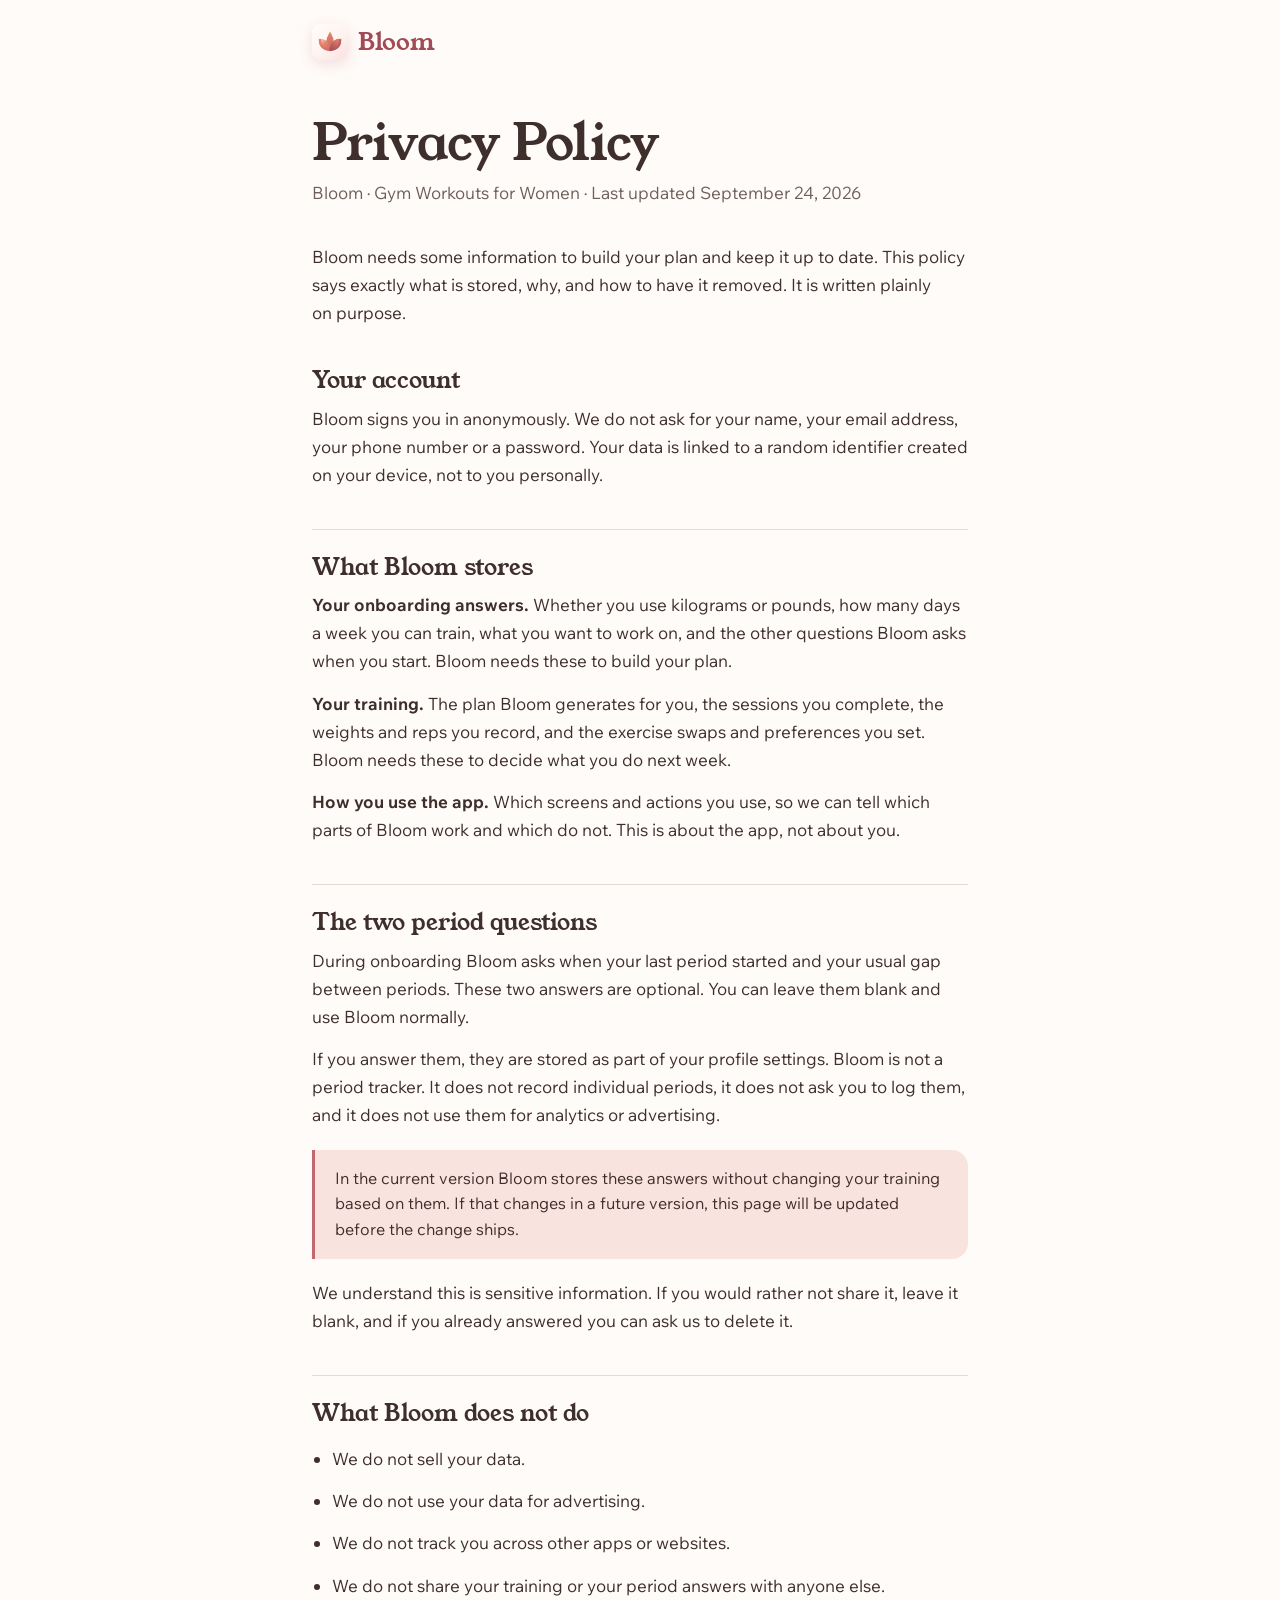
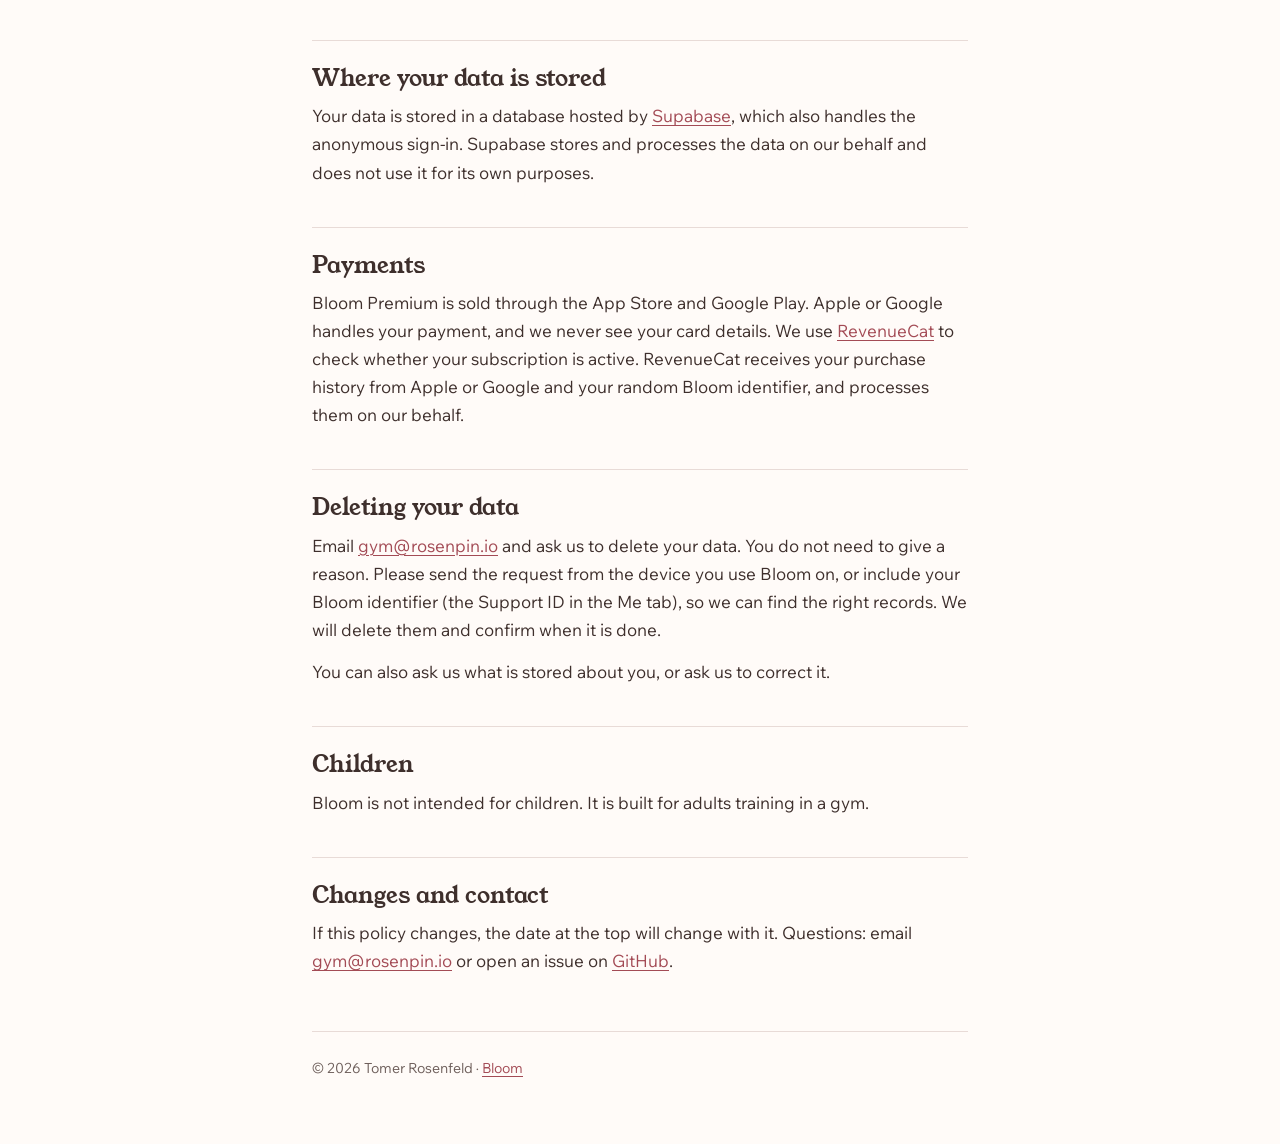
<file: privacy.html>
<!DOCTYPE html>
<html lang="en">
<head>
<meta charset="utf-8">
<meta name="viewport" content="width=device-width, initial-scale=1">
<title>Privacy Policy · Bloom</title>
<meta name="description" content="What Bloom stores, why, and how to have it deleted.">
<link rel="icon" href="favicon-32.png" sizes="32x32" type="image/png">
<link rel="icon" href="icon.png" sizes="192x192" type="image/png">
<link rel="apple-touch-icon" href="apple-touch-icon.png">
<link rel="canonical" href="https://womensgym.github.io/bloom-site/privacy.html">
<link rel="preconnect" href="https://fonts.googleapis.com">
<link rel="preconnect" href="https://fonts.gstatic.com" crossorigin>
<link rel="stylesheet" href="https://fonts.googleapis.com/css2?family=Wix+Madefor+Text:wght@400..800&family=Young+Serif&display=swap">
<link rel="stylesheet" href="style.css">
</head>
<body>
<header class="top"><a class="brand" href="./"><img src="icon.png" alt="" width="36" height="36"><span>Bloom</span></a></header>
<h1>Privacy Policy</h1>
<p class="sub">Bloom · Gym Workouts for Women · Last updated September 24, 2026</p>

<p>Bloom needs some information to build your plan and keep it up to date. This policy says exactly what is stored, why, and how to have it removed. It is written plainly on purpose.</p>

<h2>Your account</h2>
<p>Bloom signs you in anonymously. We do not ask for your name, your email address, your phone number or a password. Your data is linked to a random identifier created on your device, not to you personally.</p>

<h2>What Bloom stores</h2>
<p><strong>Your onboarding answers.</strong> Whether you use kilograms or pounds, how many days a week you can train, what you want to work on, and the other questions Bloom asks when you start. Bloom needs these to build your plan.</p>
<p><strong>Your training.</strong> The plan Bloom generates for you, the sessions you complete, the weights and reps you record, and the exercise swaps and preferences you set. Bloom needs these to decide what you do next week.</p>
<p><strong>How you use the app.</strong> Which screens and actions you use, so we can tell which parts of Bloom work and which do not. This is about the app, not about you.</p>

<h2>The two period questions</h2>
<p>During onboarding Bloom asks when your last period started and your usual gap between periods. These two answers are optional. You can leave them blank and use Bloom normally.</p>
<p>If you answer them, they are stored as part of your profile settings. Bloom is not a period tracker. It does not record individual periods, it does not ask you to log them, and it does not use them for analytics or advertising.</p>
<div class="note">
<p>In the current version Bloom stores these answers without changing your training based on them. If that changes in a future version, this page will be updated before the change ships.</p>
</div>
<p>We understand this is sensitive information. If you would rather not share it, leave it blank, and if you already answered you can ask us to delete it.</p>

<h2>What Bloom does not do</h2>
<ul>
<li>We do not sell your data.</li>
<li>We do not use your data for advertising.</li>
<li>We do not track you across other apps or websites.</li>
<li>We do not share your training or your period answers with anyone else.</li>
</ul>

<h2>Where your data is stored</h2>
<p>Your data is stored in a database hosted by <a href="https://supabase.com/privacy">Supabase</a>, which also handles the anonymous sign-in. Supabase stores and processes the data on our behalf and does not use it for its own purposes.</p>

<h2>Payments</h2>
<p>Bloom Premium is sold through the App Store and Google Play. Apple or Google handles your payment, and we never see your card details. We use <a href="https://www.revenuecat.com/privacy">RevenueCat</a> to check whether your subscription is active. RevenueCat receives your purchase history from Apple or Google and your random Bloom identifier, and processes them on our behalf.</p>

<h2>Deleting your data</h2>
<p>Email <a href="mailto:gym@rosenpin.io">gym@rosenpin.io</a> and ask us to delete your data. You do not need to give a reason. Please send the request from the device you use Bloom on, or include your Bloom identifier (the Support ID in the Me tab), so we can find the right records. We will delete them and confirm when it is done.</p>
<p>You can also ask us what is stored about you, or ask us to correct it.</p>

<h2>Children</h2>
<p>Bloom is not intended for children. It is built for adults training in a gym.</p>

<h2>Changes and contact</h2>
<p>If this policy changes, the date at the top will change with it. Questions: email <a href="mailto:gym@rosenpin.io">gym@rosenpin.io</a> or open an issue on <a href="https://github.com/WomensGym/bloom-site/issues">GitHub</a>.</p>

<footer>© 2026 Tomer Rosenfeld · <a href="./">Bloom</a></footer>
</body>
</html>
</file>
<file: style.css>
/* Bloom · text pages (privacy). Same tokens and type as the landing page (site.css). */
:root {
  --cream: #fffbf8;
  --blush: #f9e3de;
  --rose: #c5676e;
  --rose-deep: #a34b55;
  --ink: #3e2f2c;
  --grey: #6e5f5b;
  --line: #e8dbd7;
  --serif: "Young Serif", Georgia, "Times New Roman", serif;
  --sans: "Wix Madefor Text", system-ui, -apple-system, "Segoe UI", Roboto, sans-serif;
  color-scheme: light;
}

* { box-sizing: border-box; }

body {
  margin: 0 auto;
  padding: 1.5rem 1.5rem 4rem;
  max-width: 44rem;
  background: var(--cream);
  color: var(--ink);
  font: 400 1.0625rem/1.65 var(--sans);
  -webkit-text-size-adjust: 100%;
  -webkit-font-smoothing: antialiased;
}

.top { margin-bottom: 3rem; }
.brand { display: inline-flex; align-items: center; gap: 10px; color: var(--rose-deep); text-decoration: none; font: 400 1.5rem/1 var(--serif); }
.brand img { width: 36px; height: 36px; border-radius: 9px; box-shadow: 0 4px 14px rgba(163, 75, 85, 0.16); }

.mark {
  display: block;
  width: 88px;
  height: 88px;
  margin: 0 0 1.5rem;
  border-radius: 22px;
  box-shadow: 0 6px 24px rgba(163, 75, 85, 0.14);
}

h1 {
  margin: 0 0 0.6rem;
  font: 400 clamp(2.2rem, 1.6rem + 2.4vw, 3.2rem)/1.05 var(--serif);
  letter-spacing: -0.015em;
}

.sub {
  margin: 0 0 2.25rem;
  color: var(--grey);
  font-size: 1.05rem;
}

h2 {
  margin: 2.5rem 0 0.6rem;
  padding-top: 1.5rem;
  border-top: 1px solid var(--line);
  font: 400 1.45rem/1.2 var(--serif);
}

h2:first-of-type { border-top: 0; padding-top: 0; }

p, li { margin: 0 0 0.9rem; text-wrap: pretty; }

ul { padding-left: 1.25rem; }

strong { font-weight: 700; }

a { color: var(--rose-deep); text-decoration-thickness: 1px; text-underline-offset: 3px; }
a:hover { color: var(--ink); }
:focus-visible { outline: 3px solid var(--rose-deep); outline-offset: 3px; border-radius: 6px; }

.note {
  margin: 1.25rem 0;
  padding: 1rem 1.25rem;
  border-left: 3px solid var(--rose);
  border-radius: 0 16px 16px 0;
  background: var(--blush);
  color: var(--ink);
  font-size: 0.975rem;
}

.note p:last-child { margin-bottom: 0; }

footer {
  margin-top: 3.5rem;
  padding-top: 1.5rem;
  border-top: 1px solid var(--line);
  color: var(--grey);
  font-size: 0.9rem;
}

@media (max-width: 30rem) {
  body { padding: 1.25rem 1.25rem 3rem; }
  .top { margin-bottom: 2.25rem; }
}
</file>
